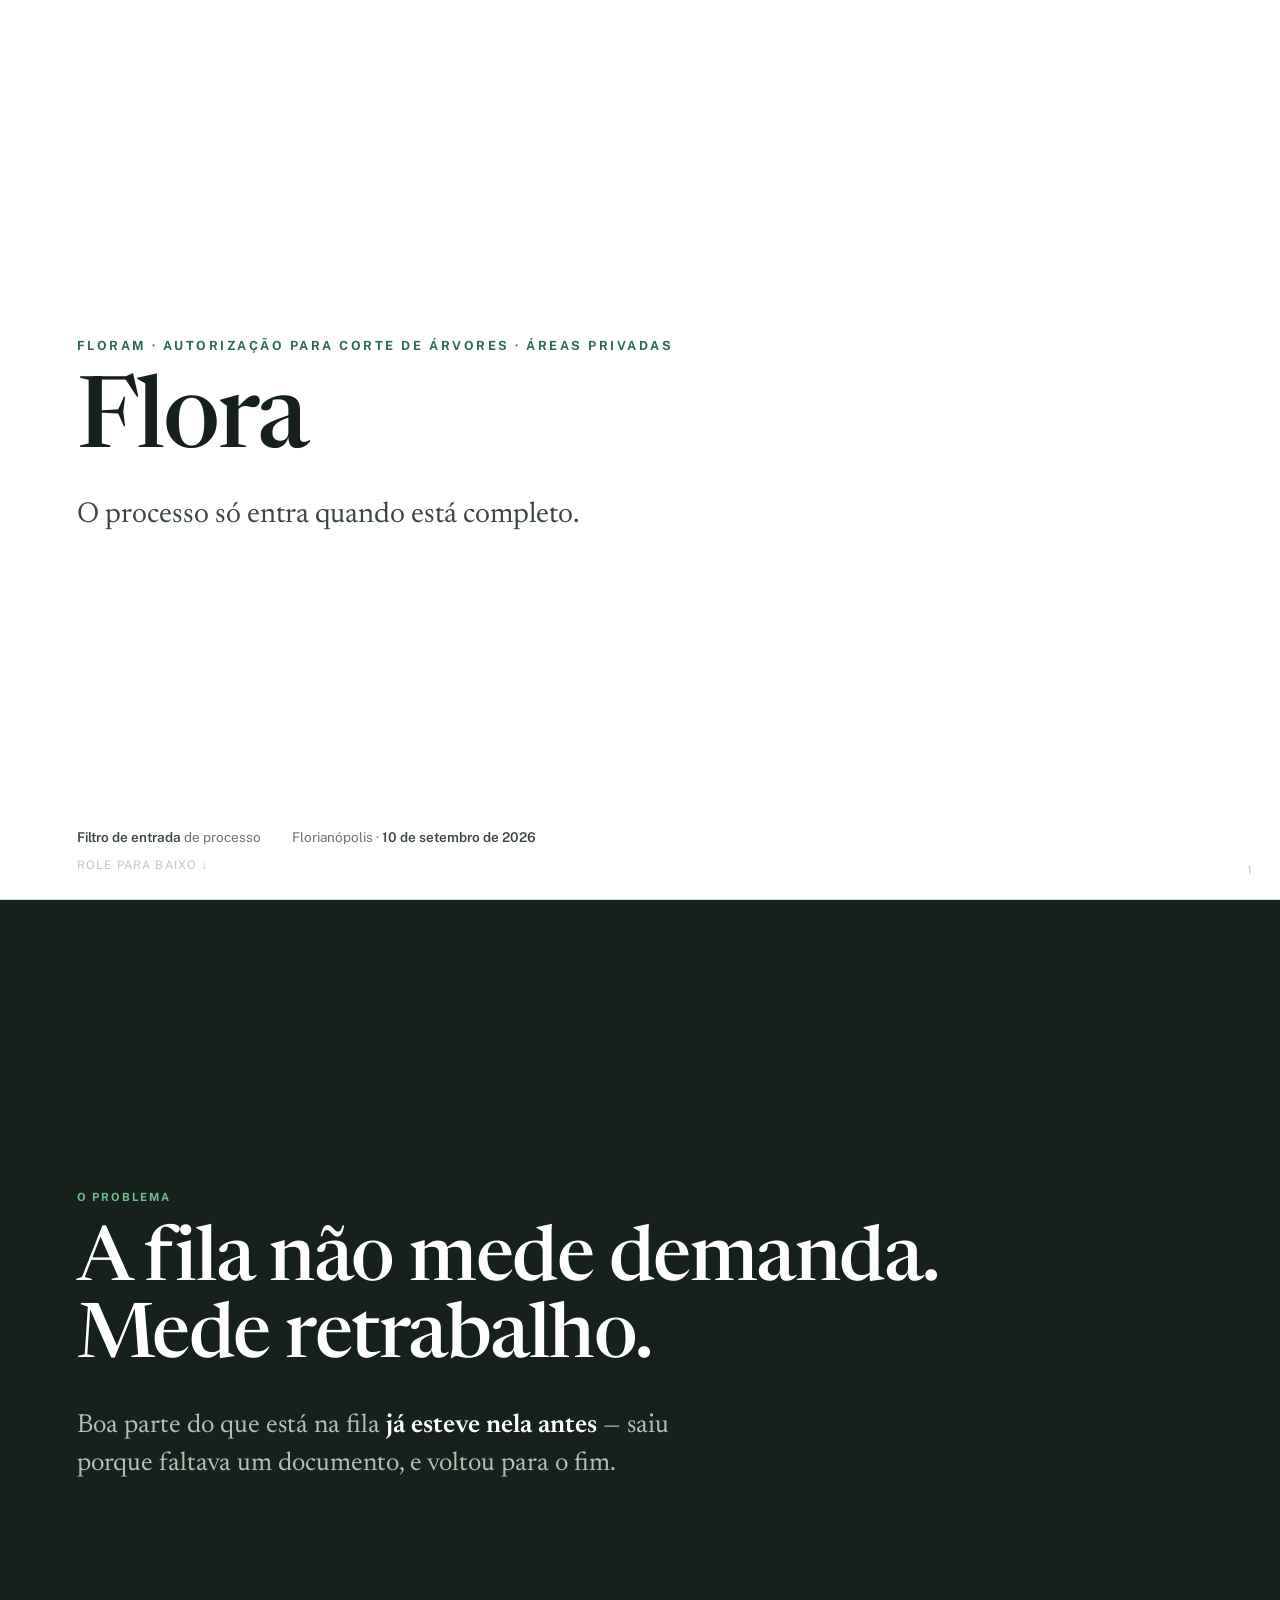
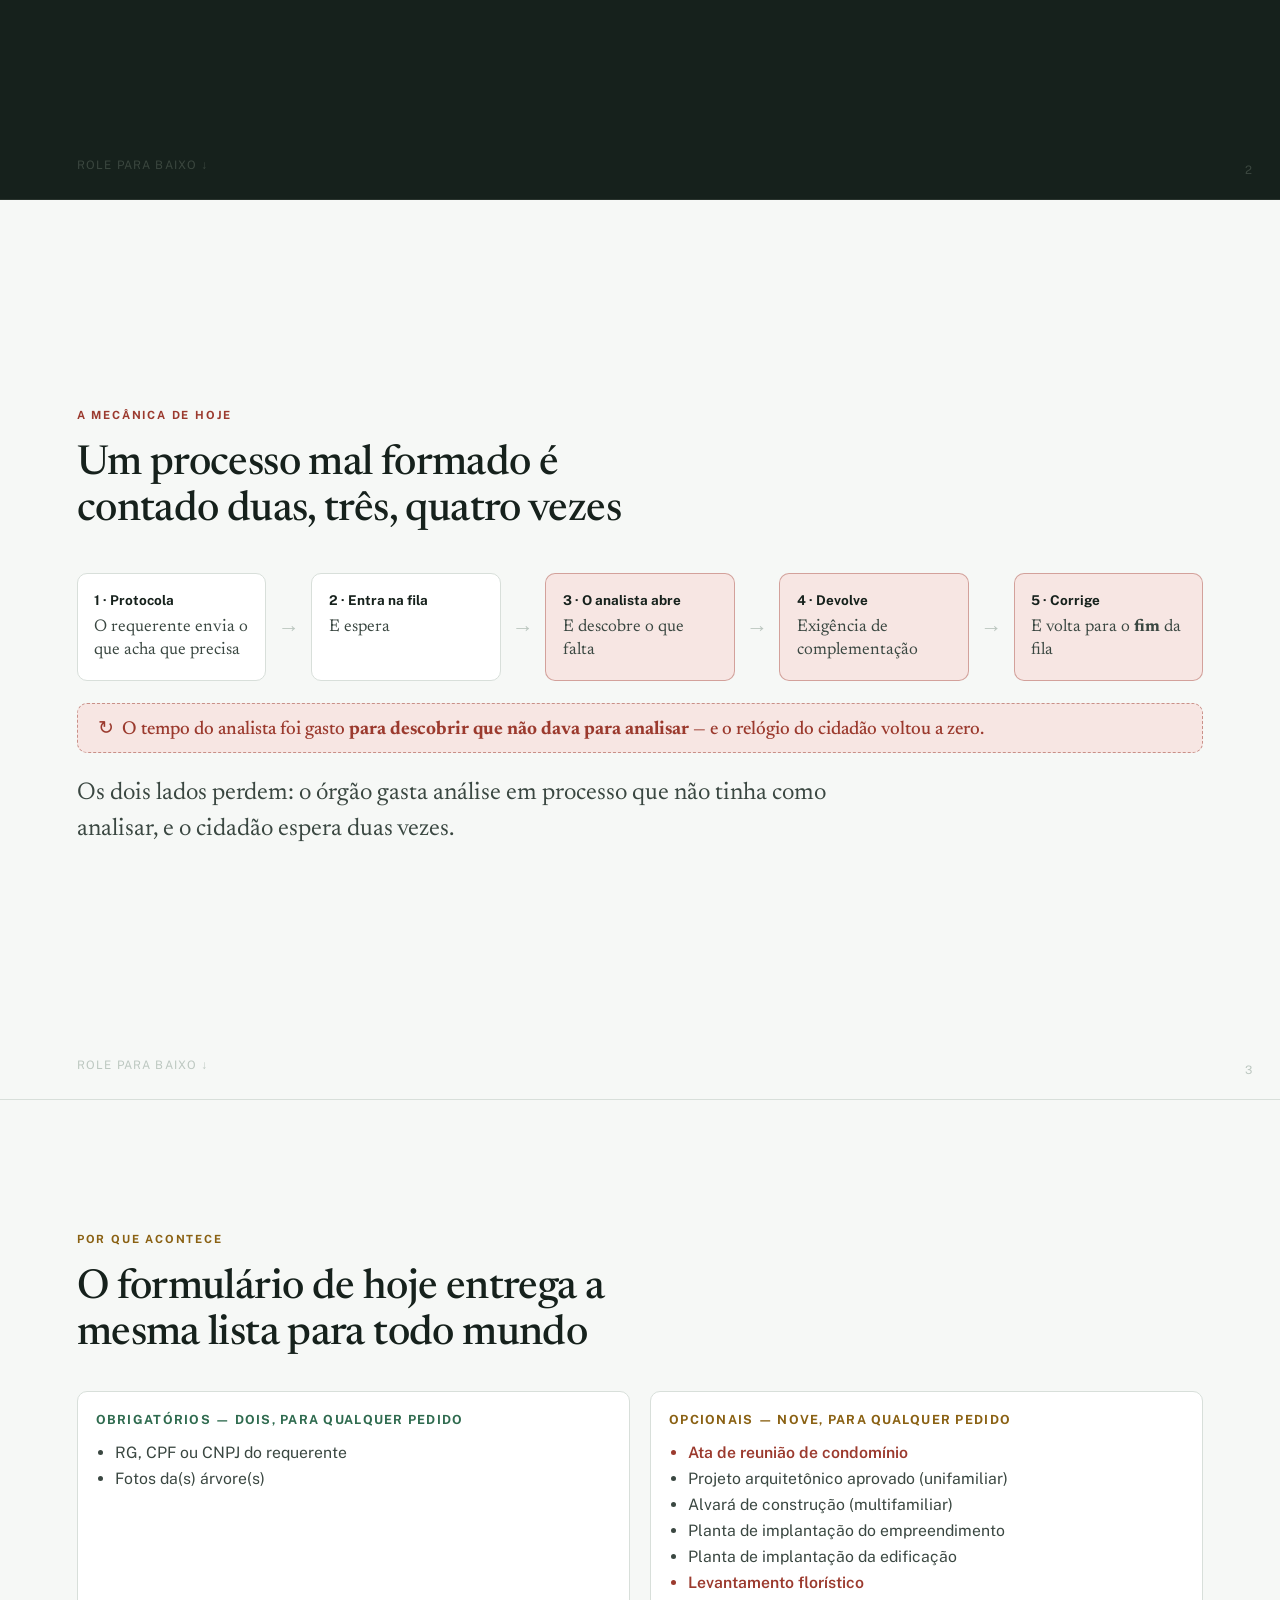
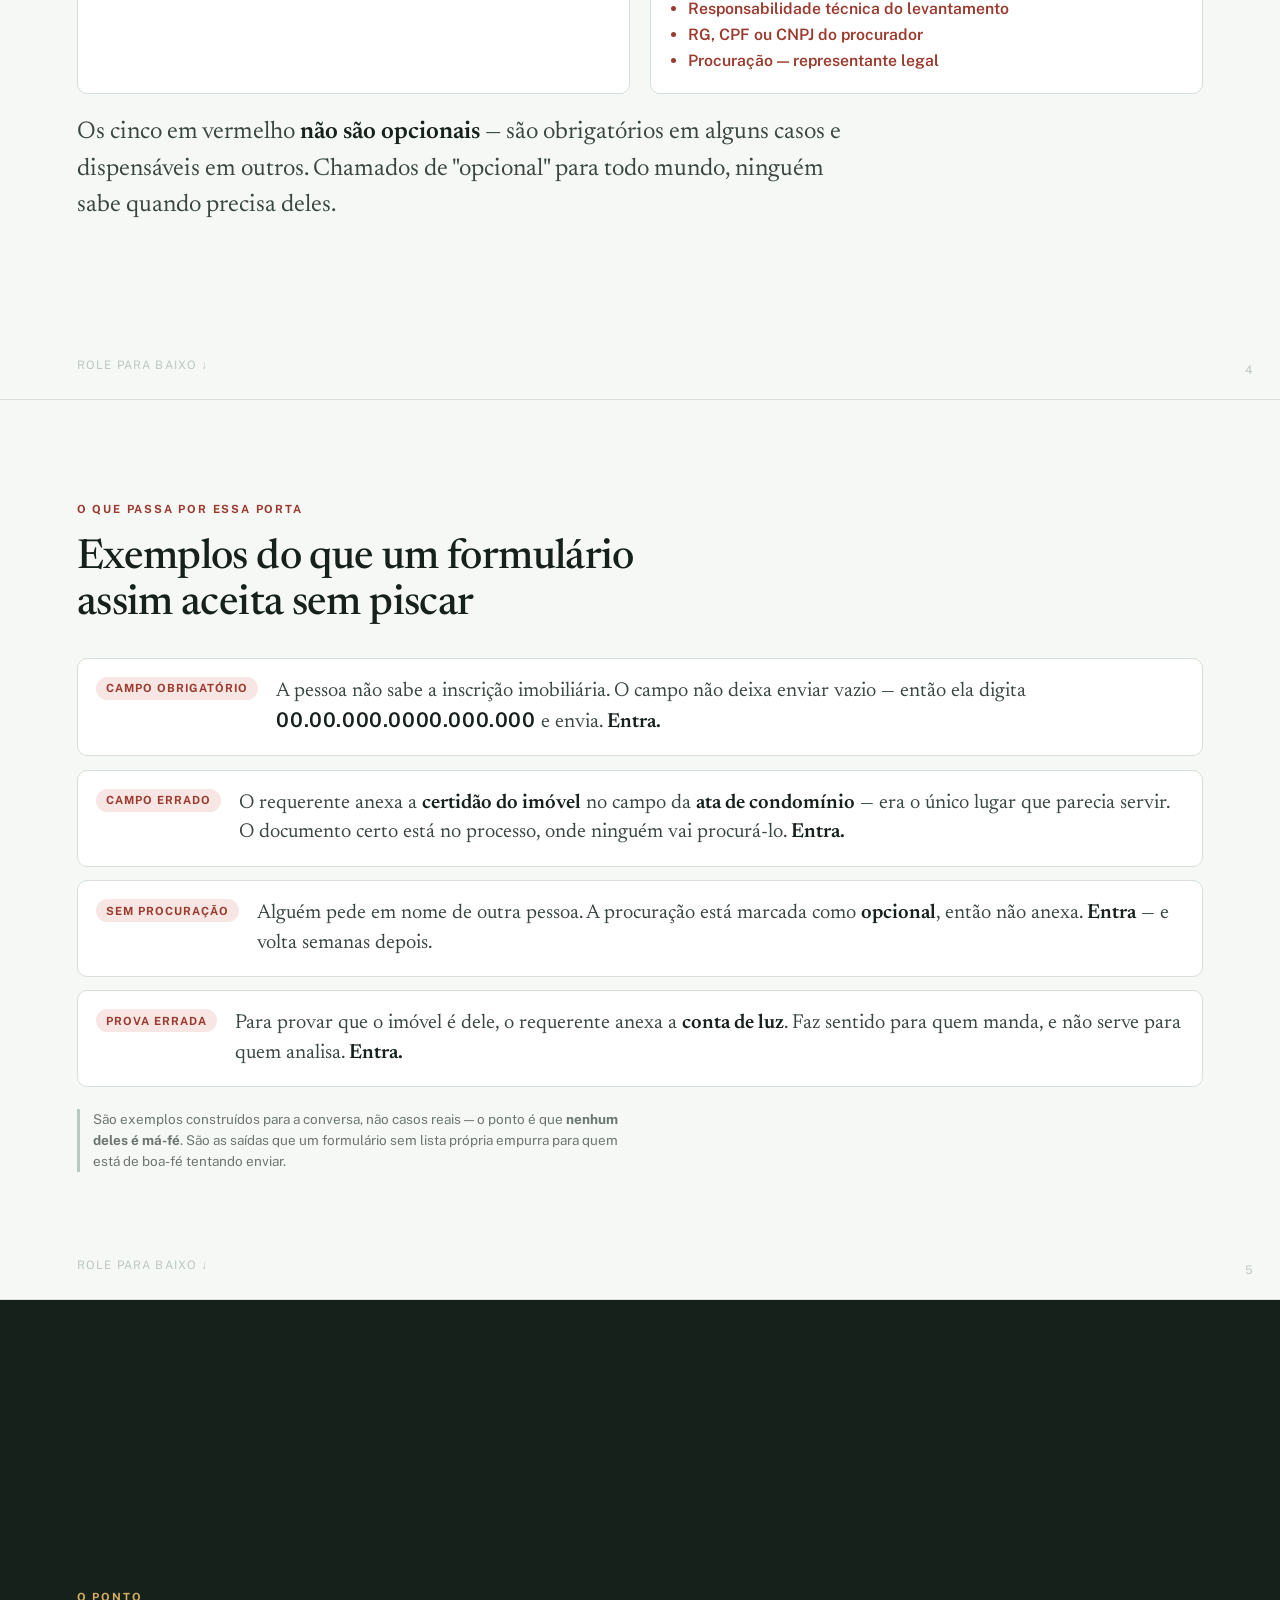
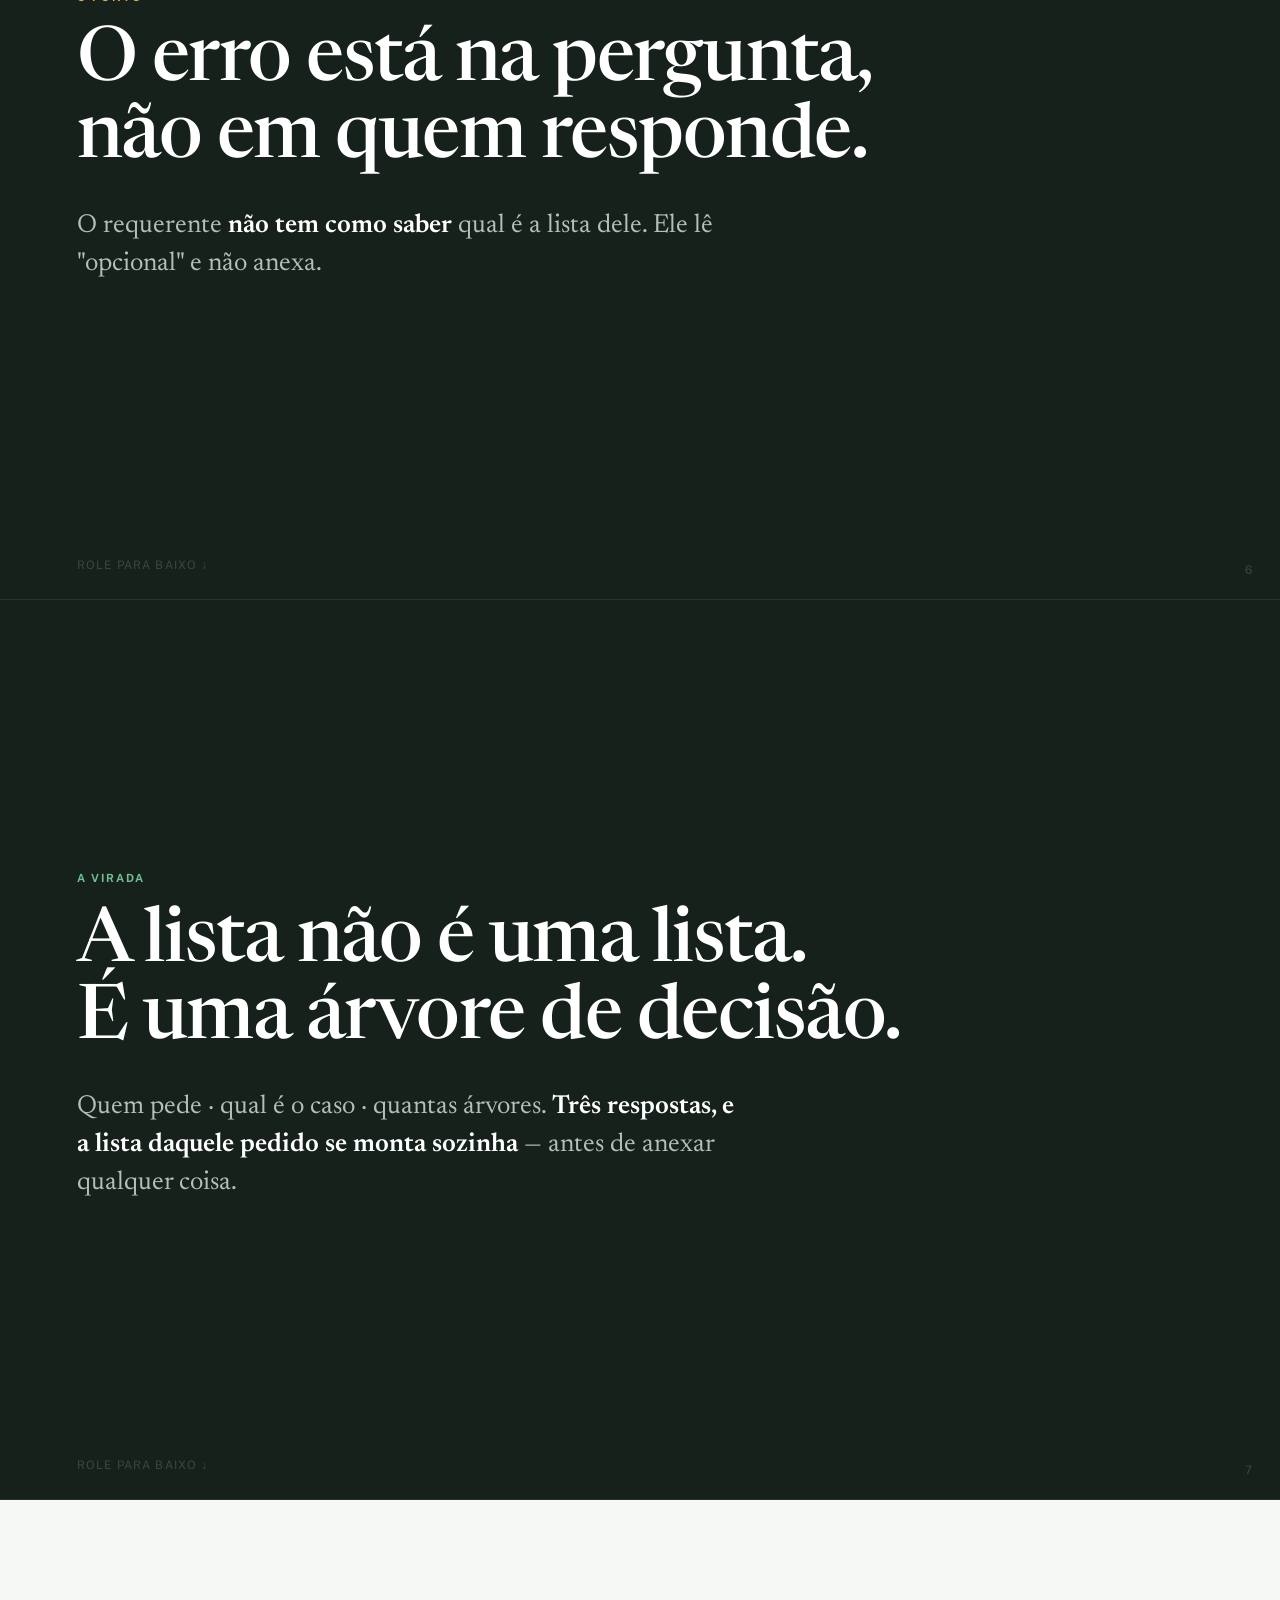
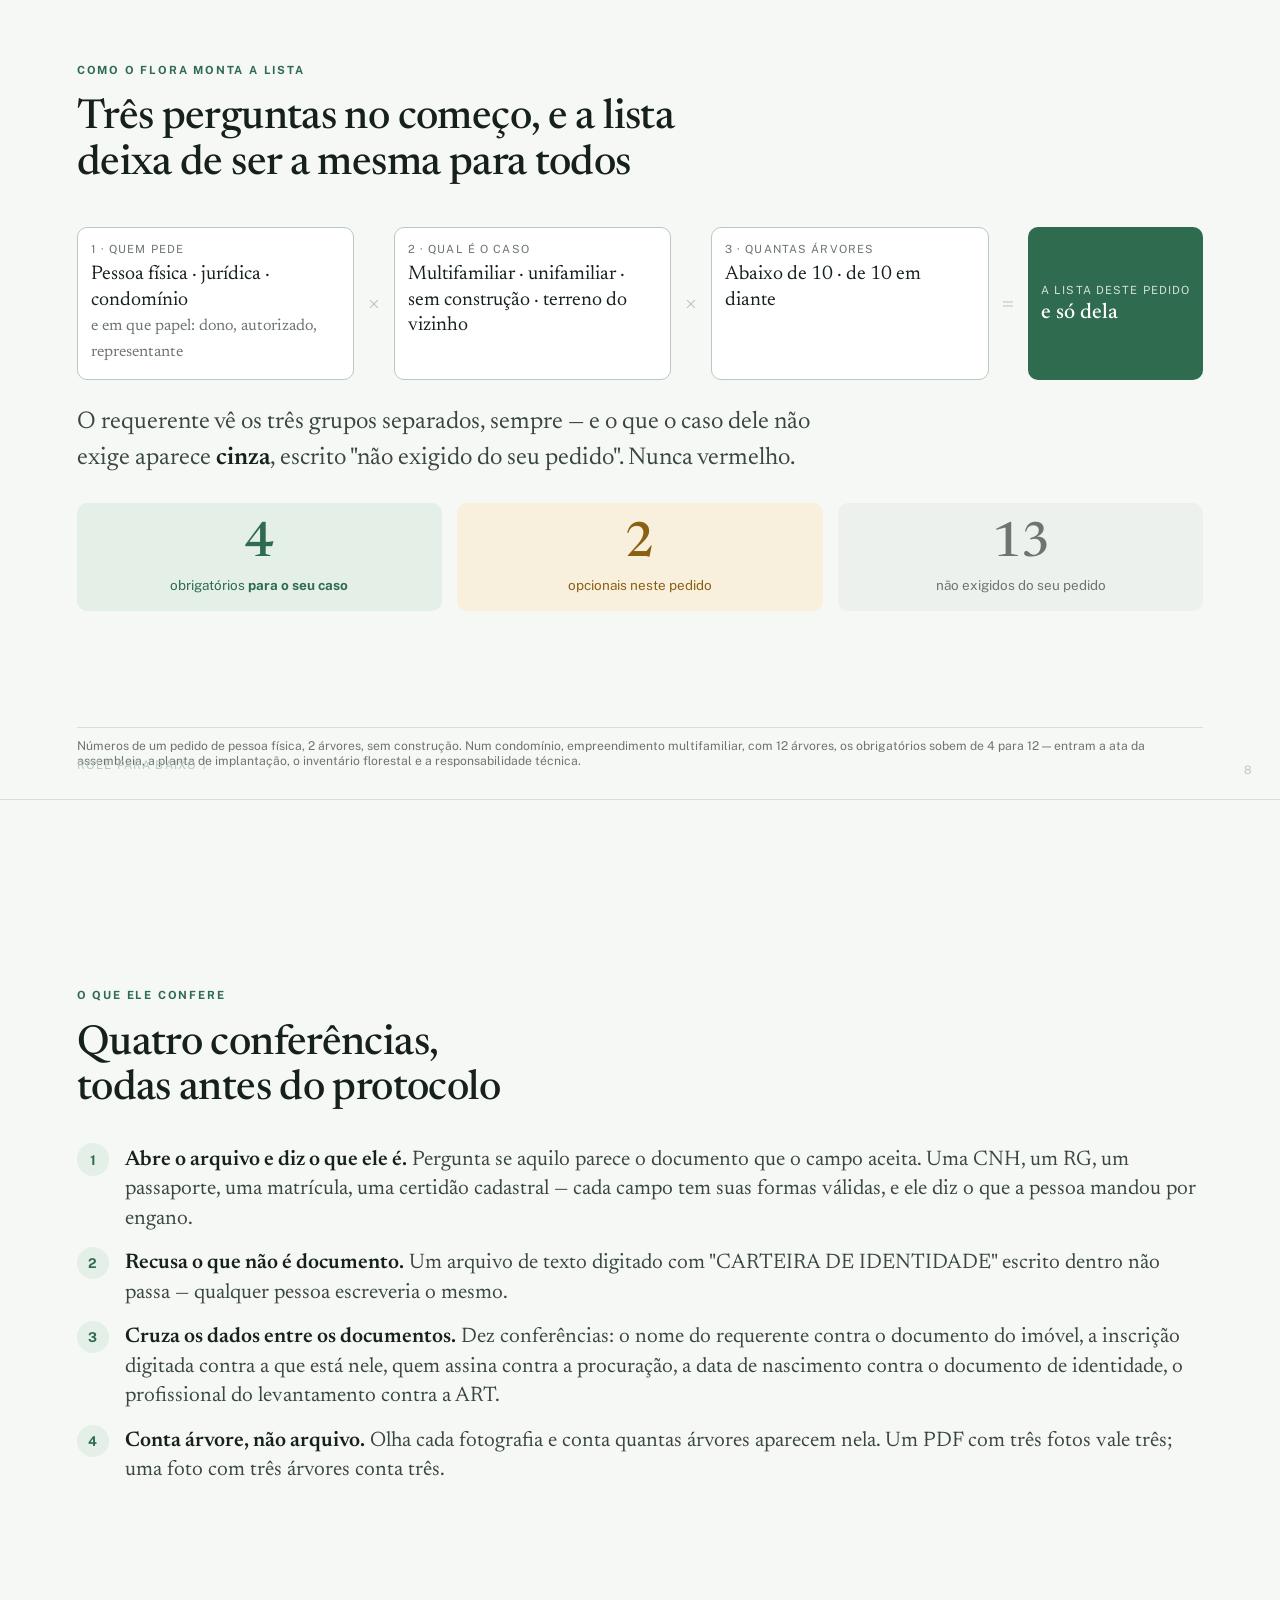
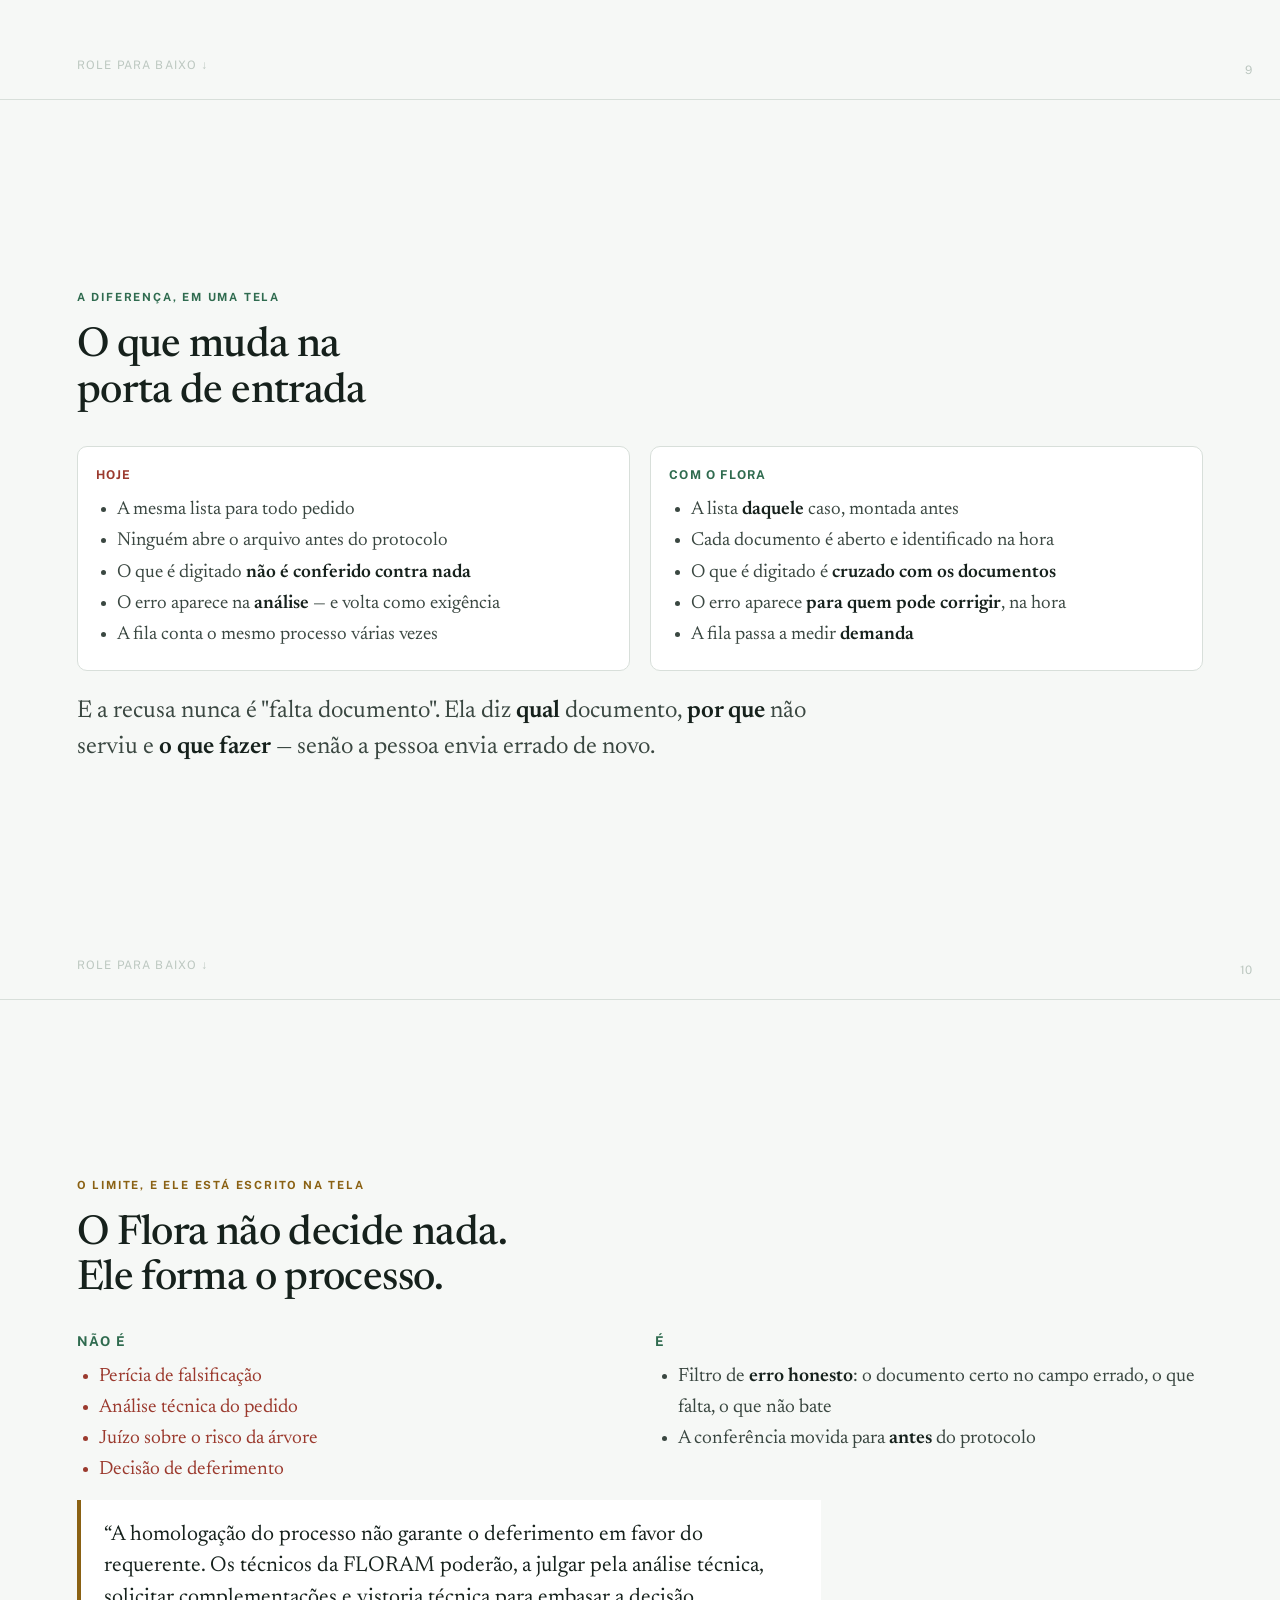
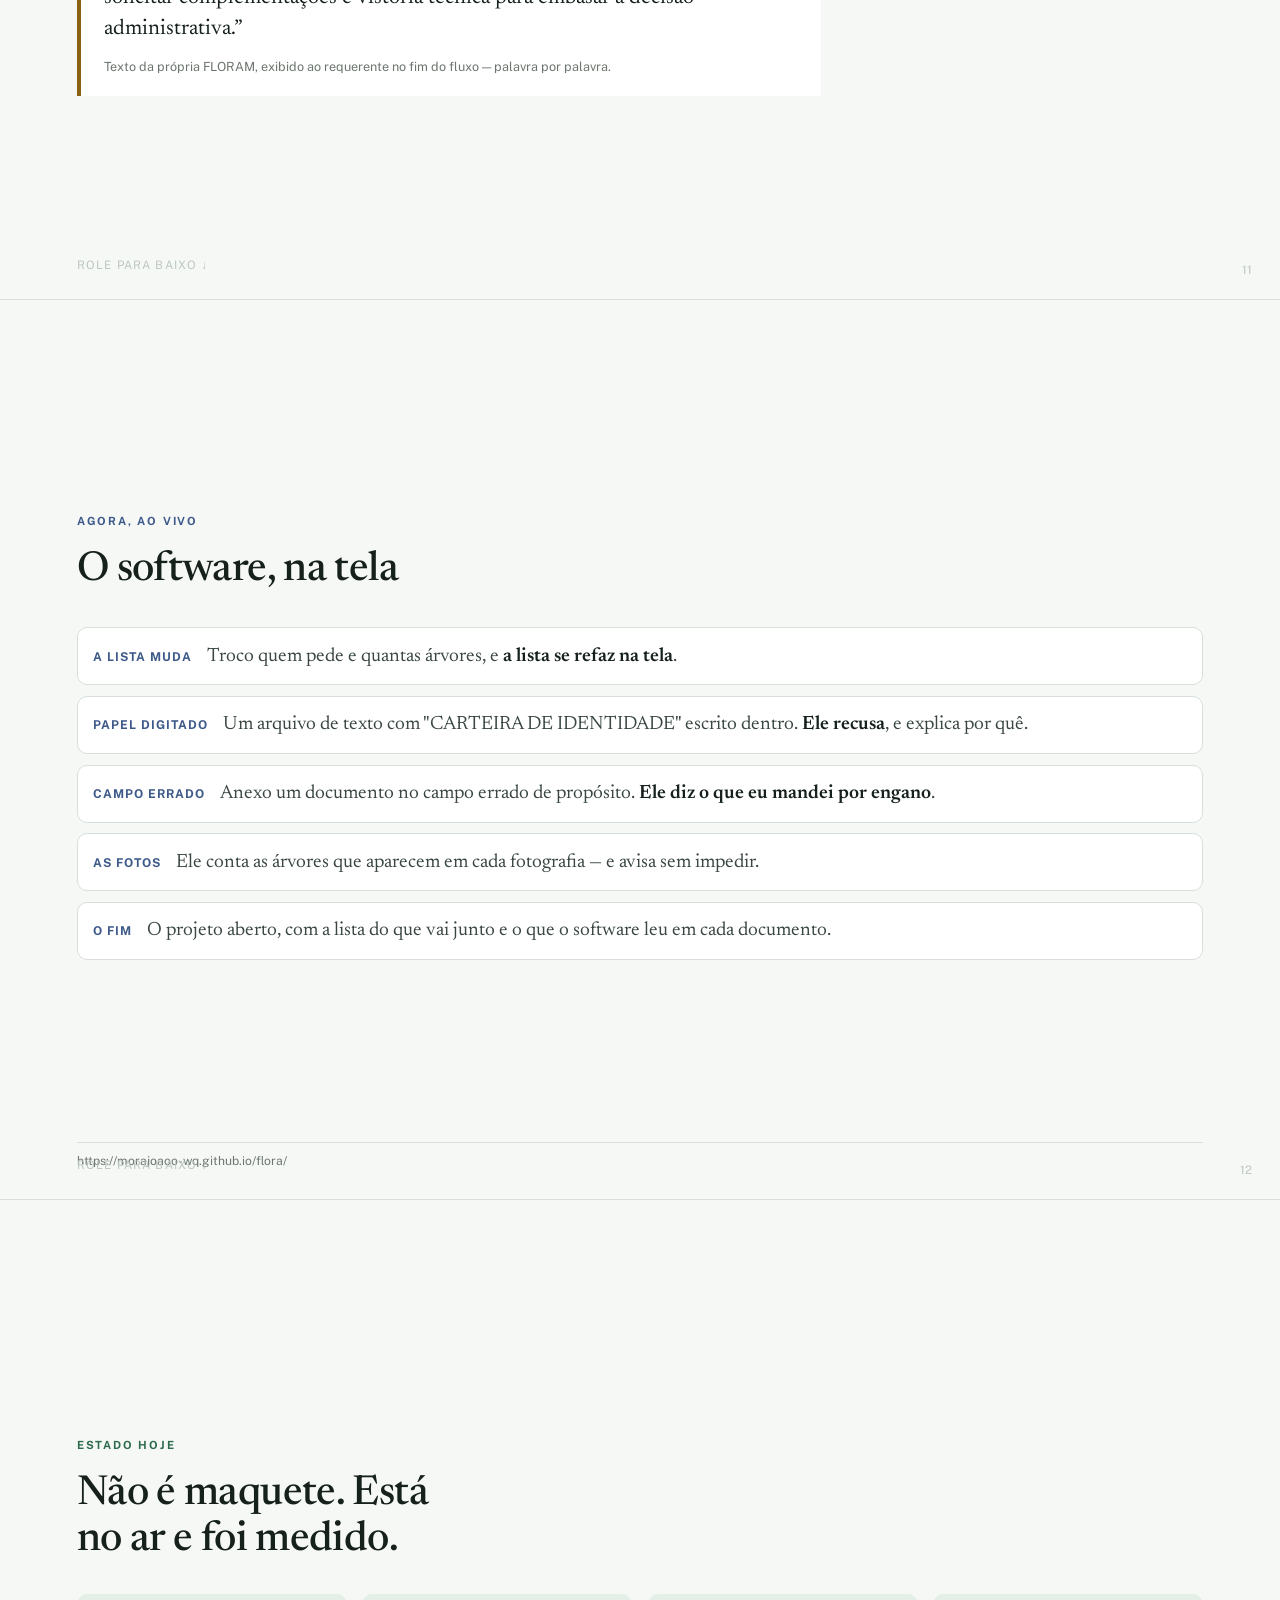
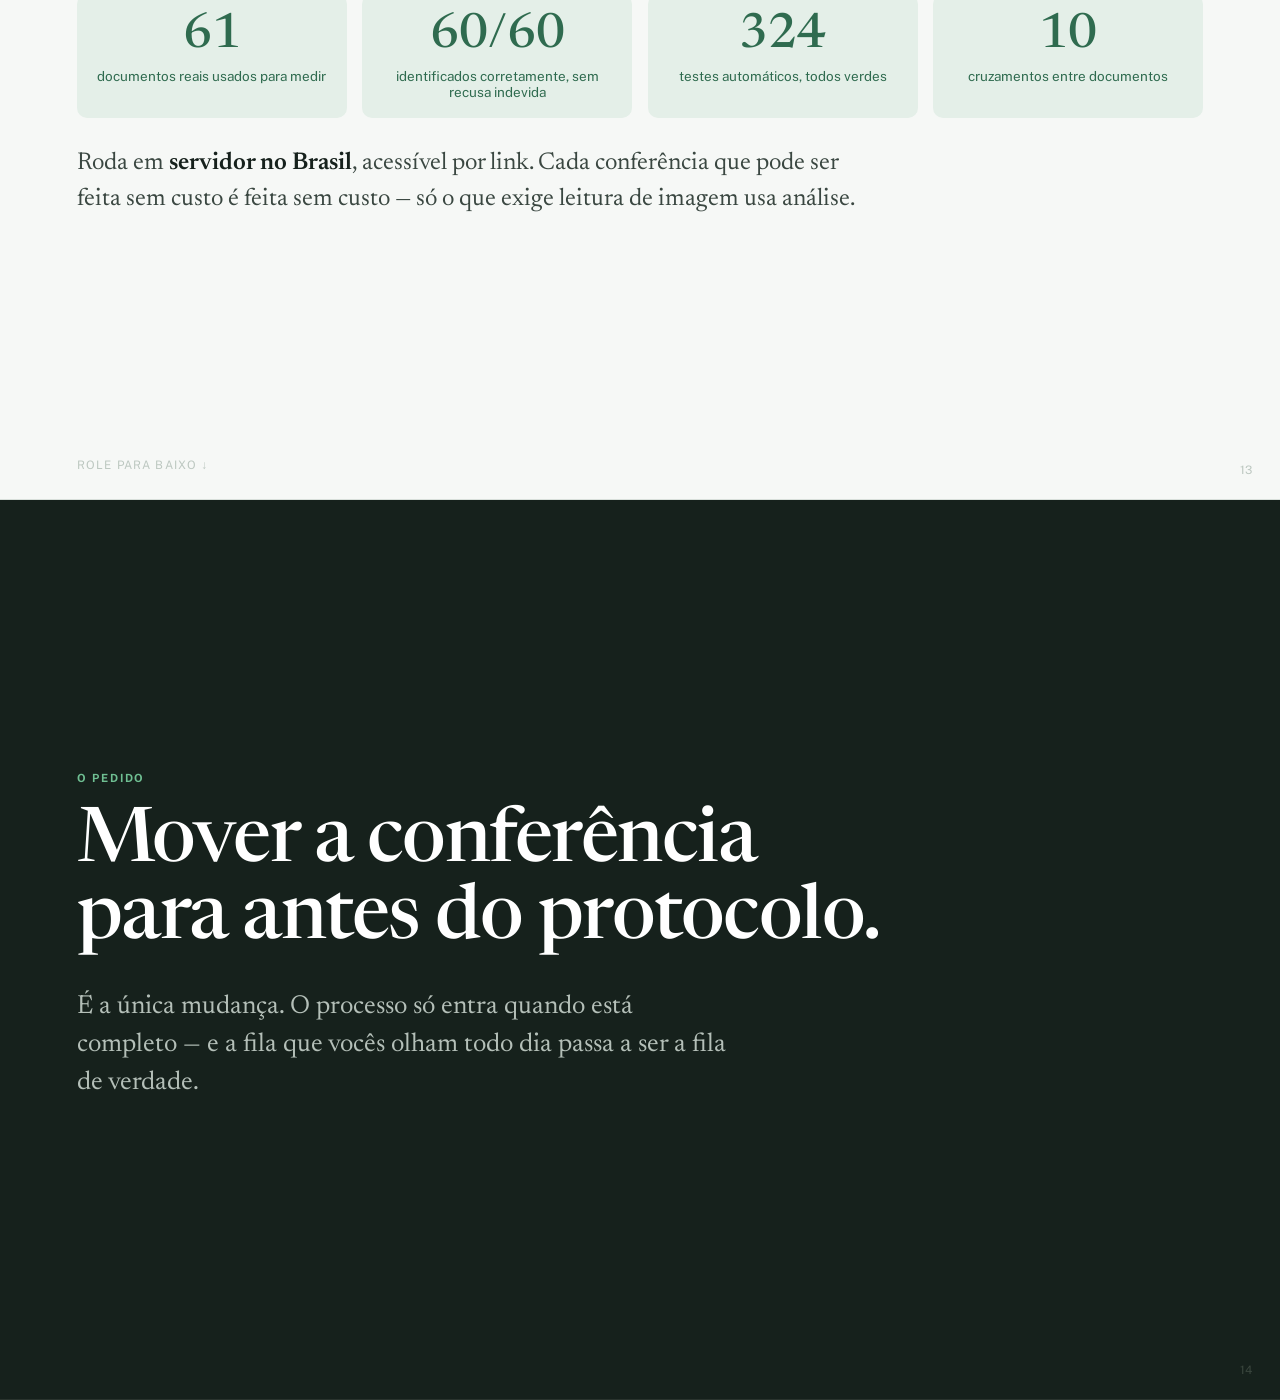
<file: apresentacao.html>
<!doctype html>
<html lang="pt-BR">
<head>
<meta charset="utf-8">
<meta name="viewport" content="width=device-width, initial-scale=1">
<title>Flora — apresentação</title>
<link rel="preconnect" href="https://fonts.googleapis.com">
<link rel="preconnect" href="https://fonts.gstatic.com" crossorigin>
<link rel="stylesheet" href="https://fonts.googleapis.com/css2?family=Newsreader:opsz,wght@6..72,400;6..72,500;6..72,600&family=Public+Sans:wght@400;500;600;700&display=swap">
<style>
  :root{
    --ink:#16211C; --ink-2:#3A4741; --ink-3:#6C766F;
    --paper:#F6F8F6; --surface:#FFFFFF; --surface-2:#EDF1EE;
    --line:#D8DFDA; --line-strong:#BCC7C0;
    --accent:#2F6B4F; --accent-soft:#E4EFE8;
    --alerta:#8A6113; --alerta-soft:#F8EFDD;
    --erro:#9B3A2E; --erro-soft:#F7E6E3;
    --proj:#3D5A8A; --proj-soft:#E5EBF4;
    --serif:"Newsreader",Georgia,serif;
    --sans:"Public Sans","Helvetica Neue",Arial,sans-serif;
  }
  *{box-sizing:border-box}
  html{scroll-snap-type:y proximity}
  body{
    margin:0; background:var(--paper); color:var(--ink);
    font-family:var(--serif); -webkit-font-smoothing:antialiased;
  }
  #palco{width:100%; background:var(--paper)}
  .slide{
    position:relative; min-height:100vh; display:flex;
    padding:5.2vh 6vw 8vh; flex-direction:column; justify-content:center;
    scroll-snap-align:start;
    border-bottom:1px solid var(--line);
  }
  .slide.frase{border-bottom-color:#2A342E}
  .kicker{
    font-family:var(--sans); font-size:1.25vh; font-weight:700; letter-spacing:.16em;
    text-transform:uppercase; color:var(--accent); margin-bottom:2.2vh;
  }
  .kicker.al{color:var(--alerta)} .kicker.er{color:var(--erro)} .kicker.pr{color:var(--proj)}
  h1{font-size:7.6vh; font-weight:500; line-height:1.02; margin:0; letter-spacing:-.02em; text-wrap:balance}
  h2{font-size:4.6vh; font-weight:500; line-height:1.1; margin:0 0 2.4vh; letter-spacing:-.015em; text-wrap:balance; max-width:22ch}
  h2.wide{max-width:30ch}
  .lead{font-size:2.7vh; color:var(--ink-2); line-height:1.5; max-width:56ch; margin:0 0 2vh}
  .lead b{color:var(--ink); font-weight:600}
  .small{font-family:var(--sans); font-size:1.55vh; color:var(--ink-3); line-height:1.55; max-width:70ch}
  .fonte{
    position:absolute; left:6vw; right:6vw; bottom:3.4vh;
    font-family:var(--sans); font-size:1.35vh; color:var(--ink-3);
    border-top:1px solid var(--line); padding-top:1.2vh;
  }
  .n{position:absolute; right:2.2vw; bottom:2.4vh; font-family:var(--sans); font-size:1.3vh; color:var(--line-strong)}

  /* capa */
  .capa{background:var(--surface)}
  .capa .marca{font-family:var(--sans); font-size:1.4vh; font-weight:700; letter-spacing:.2em; text-transform:uppercase; color:var(--accent)}
  .capa h1{font-size:11vh; margin:2.4vh 0 0}
  .capa .sub{font-size:3.2vh; color:var(--ink-2); margin-top:2.4vh; max-width:34ch; line-height:1.35}
  .capa .rodape{position:absolute; left:6vw; bottom:6vh; font-family:var(--sans); font-size:1.5vh; color:var(--ink-3); display:flex; gap:2.4vw}
  .capa .rodape b{color:var(--ink-2); font-weight:600}

  /* frase gigante */
  .frase{background:var(--ink); color:var(--paper); align-items:flex-start}
  .frase h1{font-size:8.4vh; color:#fff; max-width:20ch}
  .frase .depois{margin-top:3.4vh; font-size:2.9vh; color:#B4BFB8; max-width:44ch; line-height:1.45}
  .frase .depois b{color:#fff; font-weight:600}

  /* numero grande */
  .numerao{display:flex; align-items:baseline; gap:1.6vw; margin:1vh 0 2.6vh}
  .numerao .big{font-size:15vh; line-height:.9; font-weight:500; letter-spacing:-.04em; color:var(--erro)}
  .numerao .big.ok{color:var(--accent)}
  .numerao .rot{font-size:2.5vh; color:var(--ink-2); max-width:22ch; line-height:1.3}

  /* fluxo */
  .fluxo{display:flex; align-items:stretch; gap:.9vw; margin:2vh 0 1vh; flex-wrap:nowrap}
  .passo{
    flex:1; background:var(--surface); border:1px solid var(--line); border-radius:10px;
    padding:2vh 1.3vw; display:flex; flex-direction:column; gap:.9vh; min-width:0;
  }
  .passo .t{font-family:var(--sans); font-size:1.5vh; font-weight:700; color:var(--ink)}
  .passo .d{font-size:1.9vh; color:var(--ink-2); line-height:1.35}
  .passo.mau{border-color:color-mix(in srgb,var(--erro) 40%,transparent); background:var(--erro-soft)}
  .passo.bom{border-color:color-mix(in srgb,var(--accent) 40%,transparent); background:var(--accent-soft)}
  .seta{align-self:center; font-family:var(--sans); font-size:2.4vh; color:var(--line-strong)}
  .volta{
    margin-top:1.4vh; padding:1.4vh 1.6vw; border:1px dashed color-mix(in srgb,var(--erro) 50%,transparent);
    border-radius:10px; background:var(--erro-soft); font-size:2.1vh; color:var(--erro); font-weight:500;
  }

  /* tabelas */
  table{border-collapse:collapse; width:100%; font-family:var(--sans); font-size:1.75vh}
  th,td{text-align:left; padding:1.05vh .9vw; border-bottom:1px solid var(--line); vertical-align:top}
  th{font-size:1.3vh; text-transform:uppercase; letter-spacing:.1em; color:var(--ink-3); font-weight:700; border-bottom:1.5px solid var(--line-strong)}
  td.proc{font-variant-numeric:tabular-nums; color:var(--ink-3); white-space:nowrap}
  td b{color:var(--ink); font-weight:600}
  .falta{color:var(--erro); font-weight:600}
  .okc{color:var(--accent); font-weight:600}
  tr.tot td{border-bottom:none; border-top:1.5px solid var(--ink); font-weight:700; color:var(--ink); padding-top:1.4vh}

  /* dois baldes */
  .baldes{display:grid; grid-template-columns:1fr 1fr; gap:1.6vw; margin-top:1.4vh}
  .balde{background:var(--surface); border:1px solid var(--line); border-radius:10px; padding:2.2vh 1.4vw}
  .balde h3{font-family:var(--sans); font-size:1.4vh; text-transform:uppercase; letter-spacing:.1em; margin:0 0 1.4vh; color:var(--ink-3)}
  .balde ul{margin:0; padding-left:1.2em; font-family:var(--sans); font-size:1.75vh; line-height:1.65; color:var(--ink-2)}
  .balde.ob h3{color:var(--accent)}
  .balde.op h3{color:var(--alerta)}
  .balde li.grave{color:var(--erro); font-weight:600}

  /* caso */
  .caso{display:grid; grid-template-columns:1fr 1fr; gap:2vw; margin-top:1vh; align-items:start}
  .cx{background:var(--surface); border:1px solid var(--line); border-radius:10px; padding:2.2vh 1.5vw}
  .cx h3{font-family:var(--sans); font-size:1.35vh; text-transform:uppercase; letter-spacing:.1em; margin:0 0 1.4vh; color:var(--ink-3)}
  .cx ul{margin:0; padding-left:1.15em; font-family:var(--sans); font-size:1.95vh; line-height:1.7; color:var(--ink-2)}
  .cx.ruim{background:var(--erro-soft); border-color:color-mix(in srgb,var(--erro) 35%,transparent)}
  .cx.ruim h3{color:var(--erro)}
  .cx.ruim li{color:#7d2f25}
  .fala{
    margin-top:2.2vh; padding:1.8vh 1.6vw; border-left:4px solid var(--accent);
    background:var(--accent-soft); font-size:2.3vh; color:var(--ink); line-height:1.4; max-width:64ch;
  }
  .fala .q{font-style:italic}
  .chips{display:flex; gap:.6vw; margin-bottom:1.4vh}
  .chip{
    display:inline-block; font-family:var(--sans); font-size:1.25vh; font-weight:700;
    letter-spacing:.08em; text-transform:uppercase; padding:.45vh .7vw; border-radius:999px; margin-right:.5vw;
  }
  .chip.pf{color:var(--proj); background:var(--proj-soft)}
  .chip.qtd{color:var(--ink-3); background:var(--surface-2)}

  /* arvore */
  .arvore{display:flex; align-items:stretch; gap:1vw; margin:2vh 0 2.6vh; flex-wrap:nowrap}
  .filtro{background:var(--surface); border:1px solid var(--line-strong); border-radius:10px; padding:1.6vh 1vw; flex:1 1 0; min-width:0}
  .filtro .t{font-family:var(--sans); font-size:1.25vh; text-transform:uppercase; letter-spacing:.1em; color:var(--ink-3)}
  .filtro .v{font-size:2.2vh; color:var(--ink); margin-top:.6vh; line-height:1.3}
  .igual{font-size:3vh; color:var(--line-strong); align-self:center; flex:0 0 auto}
  .resultado{background:var(--accent); color:#fff; border-radius:10px; padding:1.6vh 1vw; flex:0 0 auto; display:flex; flex-direction:column; justify-content:center}
  .resultado .t{font-family:var(--sans); font-size:1.25vh; text-transform:uppercase; letter-spacing:.1em; opacity:.8}
  .resultado .v{font-size:2.4vh; margin-top:.6vh; font-weight:500}
  .tres{display:grid; grid-template-columns:repeat(3,1fr); gap:1.2vw; margin-top:1vh}
  .tres .c{border-radius:10px; padding:2vh 1.2vw; text-align:center}
  .tres .c .n2{font-size:5.4vh; font-weight:500; line-height:1}
  .tres .c .l{font-family:var(--sans); font-size:1.5vh; margin-top:.8vh}
  .tres .ob{background:var(--accent-soft); color:var(--accent)}
  .tres .op{background:var(--alerta-soft); color:var(--alerta)}
  .tres .ne{background:var(--surface-2); color:var(--ink-3)}

  /* lista de capacidades */
  ol.cap{margin:1vh 0 0; padding:0; list-style:none; display:grid; gap:1.4vh}
  ol.cap li{display:grid; grid-template-columns:auto minmax(0,1fr); gap:1.2vw; align-items:baseline}
  ol.cap .num{
    font-family:var(--sans); font-size:1.5vh; font-weight:700; color:var(--accent);
    background:var(--accent-soft); border-radius:999px; width:3.6vh; height:3.6vh;
    display:flex; align-items:center; justify-content:center;
  }
  ol.cap .tx{font-size:2.35vh; color:var(--ink-2); line-height:1.4}
  ol.cap .tx b{color:var(--ink); font-weight:600}

  blockquote{
    margin:1.6vh 0 0; padding:2.2vh 1.8vw; background:var(--surface); border-left:4px solid var(--alerta);
    font-size:2.4vh; line-height:1.45; color:var(--ink); max-width:62ch;
  }
  blockquote cite{display:block; margin-top:1.4vh; font-family:var(--sans); font-size:1.4vh; font-style:normal; color:var(--ink-3)}

  .duas{display:grid; grid-template-columns:1fr 1fr; gap:2.4vw; margin-top:1vh}
  .duas h3{font-family:var(--sans); font-size:1.5vh; text-transform:uppercase; letter-spacing:.1em; margin:0 0 1.4vh; color:var(--accent)}
  .duas ul{margin:0; padding-left:1.15em; font-size:2.15vh; line-height:1.6; color:var(--ink-2)}
  .duas ul b{color:var(--ink); font-weight:600}

  .ordem{display:grid; gap:1.2vh; margin-top:1.4vh}
  .ordem .it{display:grid; grid-template-columns:auto minmax(0,1fr); gap:1.2vw; align-items:baseline; background:var(--surface); border:1px solid var(--line); border-radius:10px; padding:1.6vh 1.2vw}
  .ordem .it .p{font-family:var(--sans); font-size:1.35vh; font-weight:700; letter-spacing:.08em; text-transform:uppercase; color:var(--proj); white-space:nowrap}
  .ordem .it .d{font-size:2.15vh; color:var(--ink-2); line-height:1.4}
  .ordem .it .d b{color:var(--ink); font-weight:600}

  /* navegacao */
  .rolar{
    position:absolute; left:6vw; bottom:3vh; font-family:var(--sans);
    font-size:1.3vh; letter-spacing:.1em; text-transform:uppercase; color:var(--line-strong);
  }
  .slide.frase .rolar{color:#3B473F}

  @media print{
    @page{size:1280px 720px; margin:0}
    html{scroll-snap-type:none}
    body{background:#fff}
    #palco{width:1280px}
    .slide{width:1280px; height:720px; min-height:0; border-bottom:none; page-break-after:always; break-after:page}
    .rolar{display:none}
  }
</style>

<style>
  /* exemplos ficticios */
  .exemplos{display:grid; gap:1.5vh; margin-top:1vh}
  .ex{
    display:grid; grid-template-columns:auto minmax(0,1fr); gap:1.4vw; align-items:start;
    background:var(--surface); border:1px solid var(--line); border-radius:10px; padding:2vh 1.4vw;
  }
  .ex .marca{
    font-family:var(--sans); font-size:1.25vh; font-weight:700; letter-spacing:.09em;
    text-transform:uppercase; color:var(--erro); background:var(--erro-soft);
    border-radius:999px; padding:.5vh .8vw; white-space:nowrap;
  }
  .ex .tx{font-size:2.25vh; color:var(--ink-2); line-height:1.45}
  .ex .tx b{color:var(--ink); font-weight:600}
  .ex .tx .mono{font-family:var(--sans); letter-spacing:.03em}
  .aviso{
    margin-top:2.4vh; font-family:var(--sans); font-size:1.5vh; color:var(--ink-3);
    border-left:3px solid var(--line-strong); padding-left:1vw; max-width:70ch; line-height:1.55;
  }
  .par{display:grid; grid-template-columns:1fr 1fr; gap:1.6vw; margin-top:1vh}
  .par .lado{background:var(--surface); border:1px solid var(--line); border-radius:10px; padding:2.2vh 1.4vw}
  .par .lado h3{font-family:var(--sans); font-size:1.35vh; text-transform:uppercase; letter-spacing:.1em; margin:0 0 1.4vh}
  .par .hoje h3{color:var(--erro)}
  .par .flora h3{color:var(--accent)}
  .par ul{margin:0; padding-left:1.15em; font-size:2.1vh; line-height:1.65; color:var(--ink-2)}
  .par ul b{color:var(--ink); font-weight:600}
</style>

<div id="palco">

<!-- 1 -->
<section class="slide capa">
  <div class="marca">FLORAM · Autorização para corte de árvores · Áreas privadas</div>
  <h1>Flora</h1>
  <div class="sub">O processo só entra quando está completo.</div>
  <div class="rodape">
    <span><b>Filtro de entrada</b> de processo</span>
    <span>Florianópolis · <b>10 de setembro de 2026</b></span>
  </div>
  <div class="rolar">role para baixo ↓</div>
  <div class="n">1</div>
</section>

<!-- 2 -->
<section class="slide frase">
  <div class="kicker" style="color:#6FBF92">O problema</div>
  <h1>A fila não mede demanda.<br>Mede retrabalho.</h1>
  <div class="depois">Boa parte do que está na fila <b>já esteve nela antes</b> — saiu porque faltava um documento, e voltou para o fim.</div>
  <div class="rolar">role para baixo ↓</div>
  <div class="n" style="color:#3B473F">2</div>
</section>

<!-- 3 -->
<section class="slide">
  <div class="kicker er">A mecânica de hoje</div>
  <h2 class="wide">Um processo mal formado é contado duas, três, quatro vezes</h2>
  <div class="fluxo">
    <div class="passo"><div class="t">1 · Protocola</div><div class="d">O requerente envia o que acha que precisa</div></div>
    <div class="seta">→</div>
    <div class="passo"><div class="t">2 · Entra na fila</div><div class="d">E espera</div></div>
    <div class="seta">→</div>
    <div class="passo mau"><div class="t">3 · O analista abre</div><div class="d">E descobre o que falta</div></div>
    <div class="seta">→</div>
    <div class="passo mau"><div class="t">4 · Devolve</div><div class="d">Exigência de complementação</div></div>
    <div class="seta">→</div>
    <div class="passo mau"><div class="t">5 · Corrige</div><div class="d">E volta para o <b>fim</b> da fila</div></div>
  </div>
  <div class="volta">↻ &nbsp;O tempo do analista foi gasto <b>para descobrir que não dava para analisar</b> — e o relógio do cidadão voltou a zero.</div>
  <p class="lead" style="margin-top:2.4vh">Os dois lados perdem: o órgão gasta análise em processo que não tinha como analisar, e o cidadão espera duas vezes.</p>
  <div class="rolar">role para baixo ↓</div>
  <div class="n">3</div>
</section>

<!-- 4 -->
<section class="slide">
  <div class="kicker al">Por que acontece</div>
  <h2 class="wide">O formulário de hoje entrega a mesma lista para todo mundo</h2>
  <div class="baldes">
    <div class="balde ob">
      <h3>Obrigatórios — dois, para qualquer pedido</h3>
      <ul>
        <li>RG, CPF ou CNPJ do requerente</li>
        <li>Fotos da(s) árvore(s)</li>
      </ul>
    </div>
    <div class="balde op">
      <h3>Opcionais — nove, para qualquer pedido</h3>
      <ul>
        <li class="grave">Ata de reunião de condomínio</li>
        <li>Projeto arquitetônico aprovado (unifamiliar)</li>
        <li>Alvará de construção (multifamiliar)</li>
        <li>Planta de implantação do empreendimento</li>
        <li>Planta de implantação da edificação</li>
        <li class="grave">Levantamento florístico</li>
        <li class="grave">Responsabilidade técnica do levantamento</li>
        <li class="grave">RG, CPF ou CNPJ do procurador</li>
        <li class="grave">Procuração — representante legal</li>
      </ul>
    </div>
  </div>
  <p class="lead" style="margin-top:2.2vh">Os cinco em vermelho <b>não são opcionais</b> — são obrigatórios em alguns casos e dispensáveis em outros. Chamados de "opcional" para todo mundo, ninguém sabe quando precisa deles.</p>
  <div class="rolar">role para baixo ↓</div>
  <div class="n">4</div>
</section>

<!-- 5 -->
<section class="slide">
  <div class="kicker er">O que passa por essa porta</div>
  <h2 class="wide">Exemplos do que um formulário assim aceita sem piscar</h2>
  <div class="exemplos">
    <div class="ex">
      <span class="marca">campo obrigatório</span>
      <span class="tx">A pessoa não sabe a inscrição imobiliária. O campo não deixa enviar vazio — então ela digita <b class="mono">00.00.000.0000.000.000</b> e envia. <b>Entra.</b></span>
    </div>
    <div class="ex">
      <span class="marca">campo errado</span>
      <span class="tx">O requerente anexa a <b>certidão do imóvel</b> no campo da <b>ata de condomínio</b> — era o único lugar que parecia servir. O documento certo está no processo, onde ninguém vai procurá-lo. <b>Entra.</b></span>
    </div>
    <div class="ex">
      <span class="marca">sem procuração</span>
      <span class="tx">Alguém pede em nome de outra pessoa. A procuração está marcada como <b>opcional</b>, então não anexa. <b>Entra</b> — e volta semanas depois.</span>
    </div>
    <div class="ex">
      <span class="marca">prova errada</span>
      <span class="tx">Para provar que o imóvel é dele, o requerente anexa a <b>conta de luz</b>. Faz sentido para quem manda, e não serve para quem analisa. <b>Entra.</b></span>
    </div>
  </div>
  <div class="aviso">São exemplos construídos para a conversa, não casos reais — o ponto é que <b>nenhum deles é má-fé</b>. São as saídas que um formulário sem lista própria empurra para quem está de boa-fé tentando enviar.</div>
  <div class="rolar">role para baixo ↓</div>
  <div class="n">5</div>
</section>

<!-- 6 -->
<section class="slide frase">
  <div class="kicker" style="color:#D8AE5E">O ponto</div>
  <h1>O erro está na pergunta,<br>não em quem responde.</h1>
  <div class="depois">O requerente <b>não tem como saber</b> qual é a lista dele. Ele lê "opcional" e não anexa.</div>
  <div class="rolar">role para baixo ↓</div>
  <div class="n" style="color:#3B473F">6</div>
</section>

<!-- 7 -->
<section class="slide frase">
  <div class="kicker" style="color:#6FBF92">A virada</div>
  <h1>A lista não é uma lista.<br>É uma árvore de decisão.</h1>
  <div class="depois">Quem pede · qual é o caso · quantas árvores. <b>Três respostas, e a lista daquele pedido se monta sozinha</b> — antes de anexar qualquer coisa.</div>
  <div class="rolar">role para baixo ↓</div>
  <div class="n" style="color:#3B473F">7</div>
</section>

<!-- 8 -->
<section class="slide">
  <div class="kicker">Como o Flora monta a lista</div>
  <h2 class="wide">Três perguntas no começo, e a lista deixa de ser a mesma para todos</h2>
  <div class="arvore">
    <div class="filtro"><div class="t">1 · Quem pede</div><div class="v">Pessoa física · jurídica · condomínio<br><span style="color:var(--ink-3);font-size:1.8vh">e em que papel: dono, autorizado, representante</span></div></div>
    <div class="igual">×</div>
    <div class="filtro"><div class="t">2 · Qual é o caso</div><div class="v">Multifamiliar · unifamiliar · sem construção · terreno do vizinho</div></div>
    <div class="igual">×</div>
    <div class="filtro"><div class="t">3 · Quantas árvores</div><div class="v">Abaixo de 10 · de 10 em diante</div></div>
    <div class="igual">=</div>
    <div class="resultado"><div class="t">A lista deste pedido</div><div class="v">e só dela</div></div>
  </div>
  <p class="lead">O requerente vê os três grupos separados, sempre — e o que o caso dele não exige aparece <b>cinza</b>, escrito "não exigido do seu pedido". Nunca vermelho.</p>
  <div class="tres">
    <div class="c ob"><div class="n2">4</div><div class="l">obrigatórios <b>para o seu caso</b></div></div>
    <div class="c op"><div class="n2">2</div><div class="l">opcionais neste pedido</div></div>
    <div class="c ne"><div class="n2">13</div><div class="l">não exigidos do seu pedido</div></div>
  </div>
  <div class="fonte">Números de um pedido de pessoa física, 2 árvores, sem construção. Num condomínio, empreendimento multifamiliar, com 12 árvores, os obrigatórios sobem de 4 para 12 — entram a ata da assembleia, a planta de implantação, o inventário florestal e a responsabilidade técnica.</div>
  <div class="rolar">role para baixo ↓</div>
  <div class="n">8</div>
</section>

<!-- 9 -->
<section class="slide">
  <div class="kicker">O que ele confere</div>
  <h2 class="wide">Quatro conferências, todas antes do protocolo</h2>
  <ol class="cap">
    <li><span class="num">1</span><span class="tx"><b>Abre o arquivo e diz o que ele é.</b> Pergunta se aquilo parece o documento que o campo aceita. Uma CNH, um RG, um passaporte, uma matrícula, uma certidão cadastral — cada campo tem suas formas válidas, e ele diz o que a pessoa mandou por engano.</span></li>
    <li><span class="num">2</span><span class="tx"><b>Recusa o que não é documento.</b> Um arquivo de texto digitado com "CARTEIRA DE IDENTIDADE" escrito dentro não passa — qualquer pessoa escreveria o mesmo.</span></li>
    <li><span class="num">3</span><span class="tx"><b>Cruza os dados entre os documentos.</b> Dez conferências: o nome do requerente contra o documento do imóvel, a inscrição digitada contra a que está nele, quem assina contra a procuração, a data de nascimento contra o documento de identidade, o profissional do levantamento contra a ART.</span></li>
    <li><span class="num">4</span><span class="tx"><b>Conta árvore, não arquivo.</b> Olha cada fotografia e conta quantas árvores aparecem nela. Um PDF com três fotos vale três; uma foto com três árvores conta três.</span></li>
  </ol>
  <div class="rolar">role para baixo ↓</div>
  <div class="n">9</div>
</section>

<!-- 10 -->
<section class="slide">
  <div class="kicker">A diferença, em uma tela</div>
  <h2>O que muda na porta de entrada</h2>
  <div class="par">
    <div class="lado hoje">
      <h3>Hoje</h3>
      <ul>
        <li>A mesma lista para todo pedido</li>
        <li>Ninguém abre o arquivo antes do protocolo</li>
        <li>O que é digitado <b>não é conferido contra nada</b></li>
        <li>O erro aparece na <b>análise</b> — e volta como exigência</li>
        <li>A fila conta o mesmo processo várias vezes</li>
      </ul>
    </div>
    <div class="lado flora">
      <h3>Com o Flora</h3>
      <ul>
        <li>A lista <b>daquele</b> caso, montada antes</li>
        <li>Cada documento é aberto e identificado na hora</li>
        <li>O que é digitado é <b>cruzado com os documentos</b></li>
        <li>O erro aparece <b>para quem pode corrigir</b>, na hora</li>
        <li>A fila passa a medir <b>demanda</b></li>
      </ul>
    </div>
  </div>
  <p class="lead" style="margin-top:2.4vh">E a recusa nunca é "falta documento". Ela diz <b>qual</b> documento, <b>por que</b> não serviu e <b>o que fazer</b> — senão a pessoa envia errado de novo.</p>
  <div class="rolar">role para baixo ↓</div>
  <div class="n">10</div>
</section>

<!-- 11 -->
<section class="slide">
  <div class="kicker al">O limite, e ele está escrito na tela</div>
  <h2>O Flora não decide nada. Ele forma o processo.</h2>
  <div class="duas">
    <div>
      <h3>Não é</h3>
      <ul style="color:var(--erro)">
        <li>Perícia de falsificação</li>
        <li>Análise técnica do pedido</li>
        <li>Juízo sobre o risco da árvore</li>
        <li>Decisão de deferimento</li>
      </ul>
    </div>
    <div>
      <h3>É</h3>
      <ul>
        <li>Filtro de <b>erro honesto</b>: o documento certo no campo errado, o que falta, o que não bate</li>
        <li>A conferência movida para <b>antes</b> do protocolo</li>
      </ul>
    </div>
  </div>
  <blockquote>“A homologação do processo não garante o deferimento em favor do requerente. Os técnicos da FLORAM poderão, a julgar pela análise técnica, solicitar complementações e vistoria técnica para embasar a decisão administrativa.”
  <cite>Texto da própria FLORAM, exibido ao requerente no fim do fluxo — palavra por palavra.</cite></blockquote>
  <div class="rolar">role para baixo ↓</div>
  <div class="n">11</div>
</section>

<!-- 12 -->
<section class="slide">
  <div class="kicker pr">Agora, ao vivo</div>
  <h2>O software, na tela</h2>
  <div class="ordem">
    <div class="it"><span class="p">a lista muda</span><span class="d">Troco quem pede e quantas árvores, e <b>a lista se refaz na tela</b>.</span></div>
    <div class="it"><span class="p">papel digitado</span><span class="d">Um arquivo de texto com "CARTEIRA DE IDENTIDADE" escrito dentro. <b>Ele recusa</b>, e explica por quê.</span></div>
    <div class="it"><span class="p">campo errado</span><span class="d">Anexo um documento no campo errado de propósito. <b>Ele diz o que eu mandei por engano</b>.</span></div>
    <div class="it"><span class="p">as fotos</span><span class="d">Ele conta as árvores que aparecem em cada fotografia — e avisa sem impedir.</span></div>
    <div class="it"><span class="p">o fim</span><span class="d">O projeto aberto, com a lista do que vai junto e o que o software leu em cada documento.</span></div>
  </div>
  <div class="fonte">https://morajoaoo-wq.github.io/flora/</div>
  <div class="rolar">role para baixo ↓</div>
  <div class="n">12</div>
</section>

<!-- 13 -->
<section class="slide">
  <div class="kicker">Estado hoje</div>
  <h2>Não é maquete. Está no ar e foi medido.</h2>
  <div class="tres" style="grid-template-columns:repeat(4,1fr)">
    <div class="c ob"><div class="n2">61</div><div class="l">documentos reais usados para medir</div></div>
    <div class="c ob"><div class="n2">60/60</div><div class="l">identificados corretamente, sem recusa indevida</div></div>
    <div class="c ob"><div class="n2">324</div><div class="l">testes automáticos, todos verdes</div></div>
    <div class="c ob"><div class="n2">10</div><div class="l">cruzamentos entre documentos</div></div>
  </div>
  <p class="lead" style="margin-top:3vh">Roda em <b>servidor no Brasil</b>, acessível por link. Cada conferência que pode ser feita sem custo é feita sem custo — só o que exige leitura de imagem usa análise.</p>
  <div class="rolar">role para baixo ↓</div>
  <div class="n">13</div>
</section>

<!-- 14 -->
<section class="slide frase">
  <div class="kicker" style="color:#6FBF92">O pedido</div>
  <h1>Mover a conferência<br>para antes do protocolo.</h1>
  <div class="depois">É a única mudança. O processo só entra quando está completo — e a fila que vocês olham todo dia passa a ser a fila de verdade.</div>
  <div class="n" style="color:#3B473F">14</div>
</section>

</div>

</body>
</html>
</file>
